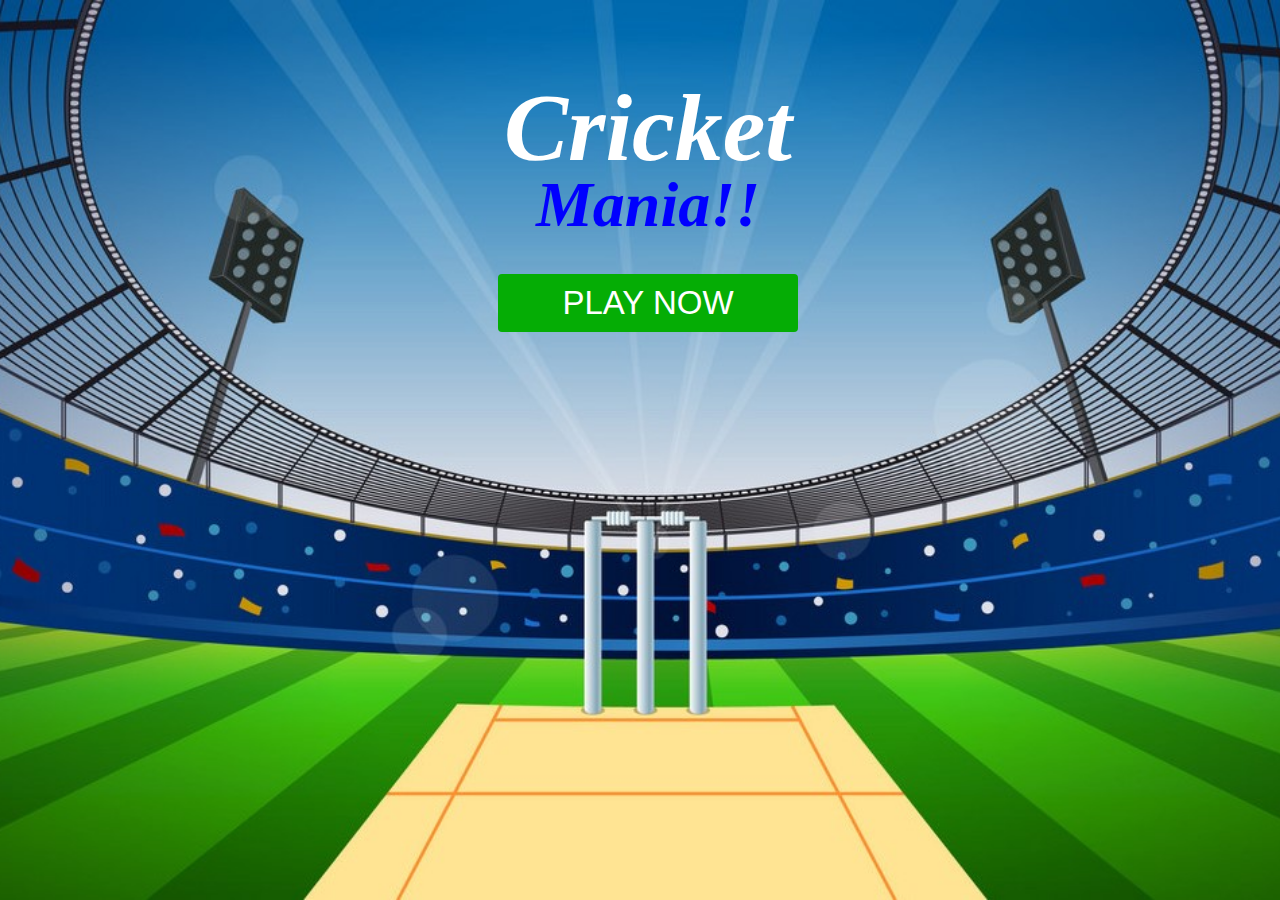
<file: index.html>
<!DOCTYPE html>
<html lang="en">
<head>
    <meta charset="UTF-8">
    <meta http-equiv="X-UA-Compatible" content="IE=edge">
    <meta name="viewport" content="width=device-width, initial-scale=1.0">
    <title>Home Page</title>
    <link rel="preconnect" href="https://fonts.gstatic.com">
<link href="https://fonts.googleapis.com/css2?family=Alfa+Slab+One&family=Viaoda+Libre&display=swap" rel="stylesheet">
</head>
<style>
    html{
        background: url(./cricket.jpg) no-repeat center center fixed;
        background-size: cover;
        height: 100%;
        overflow: hidden;
        width: 100%;
    }
    body{
      width: 100%;
    }
    .title{
        justify-content: center;
        text-align: center;
        margin-top: 10%;
        font-size: 6rem;
        font-family:  URW Chancery L, cursive;
        font-style: italic;
       font-weight: bolder;
        line-height: 0px;
        width: 100%;
    }
    .two{
        font-size: 4rem;
        color: blue;
        line-height: -1px;
        margin-top: -19px;
    
    }
    .one{
        color: white;
    }
    .button {
  border-radius: 4px;
  background-color: rgb(5, 173, 5);
  border: none;
  color: white;
  text-align: center;
  font-size: 33px;

  padding: 10px;
  width: 300px;
  transition: all 0.5s;
  cursor: pointer;
  margin: 5px;
  justify-content: center;
}

.button span {
  cursor: pointer;
  display: inline-block;
  position: relative;
  transition: 0.5s;
}

.button span:after {
  content: '\00bb';
  position: absolute;
  opacity: 0;
  top: 0;
  right: -20px;
  transition: 0.5s;
}

.button:hover span {
  padding-right: 25px;
}

.button:hover span:after {
  opacity: 1;
  right: 0;
}

   
</style>
<body>
    <div class="title">
        <p class="one">
        Cricket 
    </p>
    <p class="two">Mania!!</p>
    <a href="./rules.html"><button class="button"><span>PLAY NOW </span></button></a>
    </div>
    
</body>
</html>
</file>
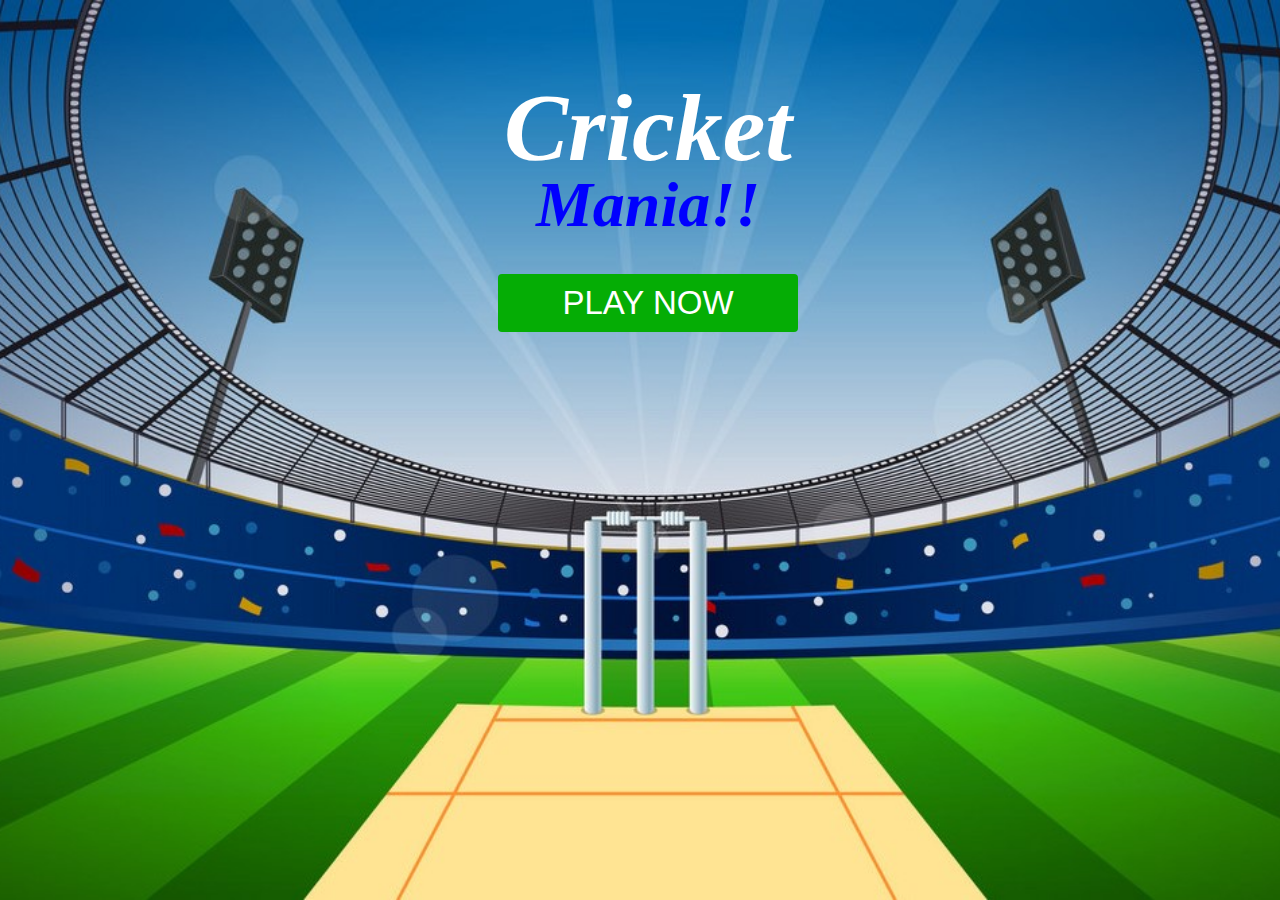
<file: firstpage.html>
<!DOCTYPE html>
<html lang="en">
<head>
    <meta charset="UTF-8">
    <meta http-equiv="X-UA-Compatible" content="IE=edge">
    <meta name="viewport" content="width=device-width, initial-scale=1.0">
    <title>Home Page</title>
    <link rel="preconnect" href="https://fonts.gstatic.com">
<link href="https://fonts.googleapis.com/css2?family=Alfa+Slab+One&family=Viaoda+Libre&display=swap" rel="stylesheet">
</head>
<style>
    html{
        background: url(./cricket.jpg) no-repeat center center fixed;
        background-size: cover;
        height: 100%;
        overflow: hidden;
        width: 100%;
    }
    body{
      width: 100%;
    }
    .title{
        justify-content: center;
        text-align: center;
        margin-top: 10%;
        font-size: 6rem;
        font-family:  URW Chancery L, cursive;
        font-style: italic;
       font-weight: bolder;
        line-height: 0px;
        width: 100%;
    }
    .two{
        font-size: 4rem;
        color: blue;
        line-height: -1px;
        margin-top: -19px;
    
    }
    .one{
        color: white;
    }
    .button {
  border-radius: 4px;
  background-color: rgb(5, 173, 5);
  border: none;
  color: white;
  text-align: center;
  font-size: 33px;

  padding: 10px;
  width: 300px;
  transition: all 0.5s;
  cursor: pointer;
  margin: 5px;
  justify-content: center;
}

.button span {
  cursor: pointer;
  display: inline-block;
  position: relative;
  transition: 0.5s;
}

.button span:after {
  content: '\00bb';
  position: absolute;
  opacity: 0;
  top: 0;
  right: -20px;
  transition: 0.5s;
}

.button:hover span {
  padding-right: 25px;
}

.button:hover span:after {
  opacity: 1;
  right: 0;
}

   
</style>
<body>
    <div class="title">
        <p class="one">
        Cricket 
    </p>
    <p class="two">Mania!!</p>
    <a href="./rules.html"><button class="button"><span>PLAY NOW </span></button></a>
    </div>
    
</body>
</html>
</file>
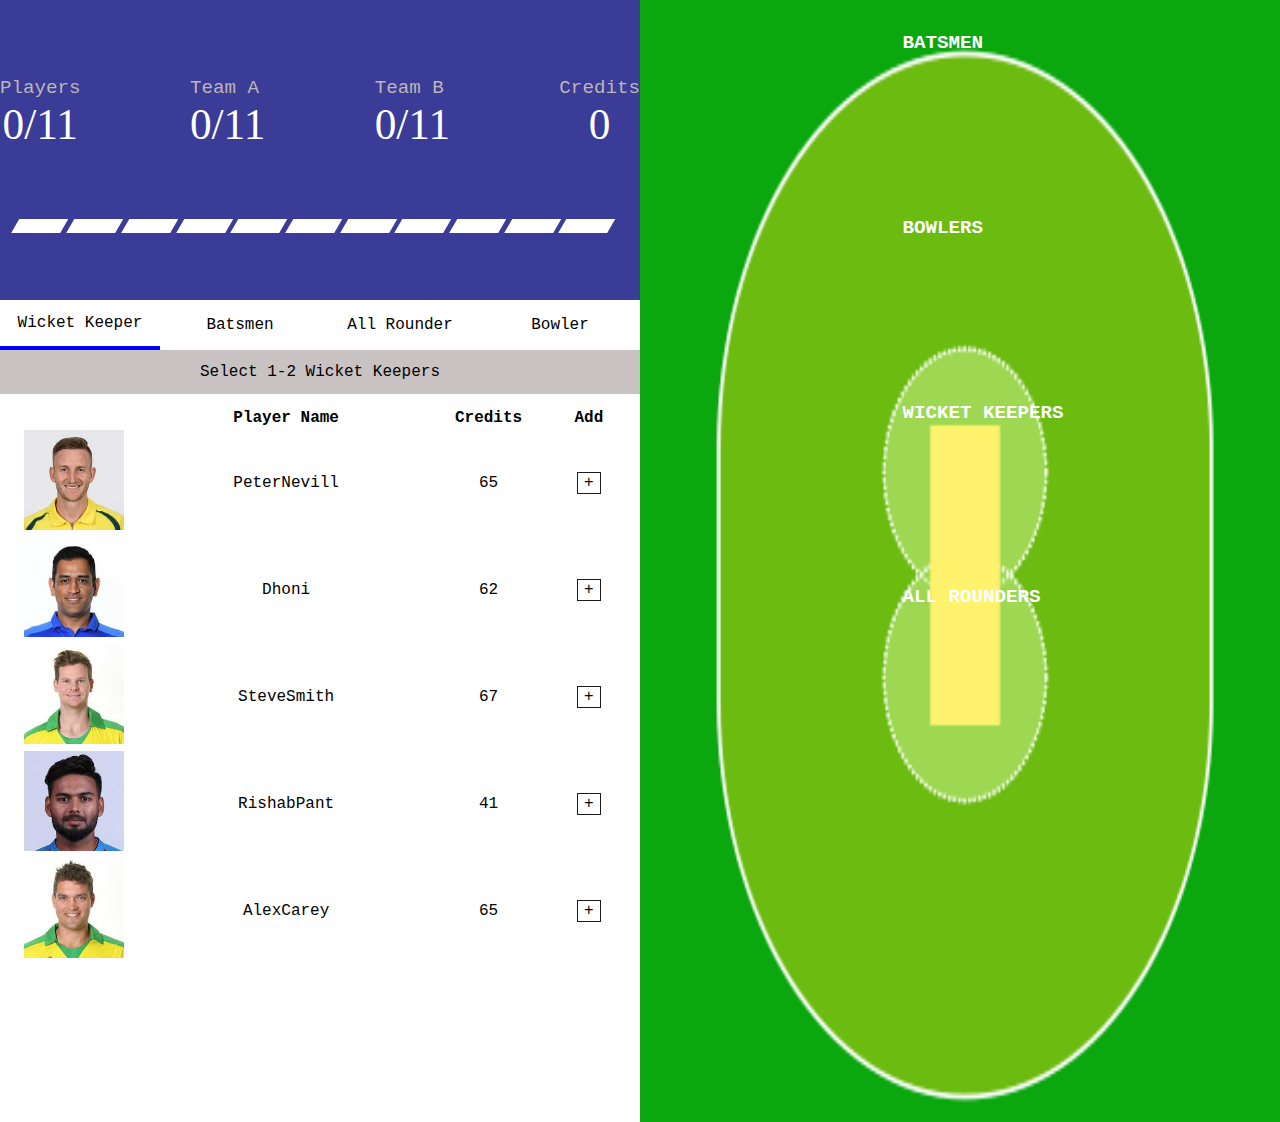
<file: game.html>
<!DOCTYPE html>
<html lang="en">
<head>
    <meta charset="UTF-8">
    <meta http-equiv="X-UA-Compatible" content="IE=edge">
    <meta name="viewport" content="width=device-width, initial-scale=1.0">
    <link rel="stylesheet" href="style.css">
    <script src="https://ajax.googleapis.com/ajax/libs/jquery/3.5.1/jquery.min.js"></script>
    <title>Home Page</title>
</head>
<body>
    <div class="container">
        <div class="top">
            <div class="top-display">
            <div class="top-left">
                <div class="players">Players</div>
                 <div class="number">0/11</div>
            </div>
            <div class="top-middle-Team A">
                <div class="Team-A">Team A</div>
                <div class="Team-A-number">0/11</div>
            </div>
            <div class="top-middle-Team B">
                <div class="Team-B">Team B</div>
                <div class="Team-B-number">0/11</div>
            </div> 
            <div class="top-right">
                <div class="creditsleft">Credits</div>
                 <div class="credits">0</div>
            </div>
            </div>
          
            <!-- progressss bar -->
            <div class="top-bottom">
              <div class="progress-bar">
                <div class="progress" ></div>
                <div class="progress "></div>
                <div class="progress"></div>
                <div class="progress"></div>
                <div class="progress"></div>
                <div class="progress"></div>
                <div class="progress"></div>
                <div class="progress"></div>
                <div class="progress"></div>
                <div class="progress"></div>
                <div class="progress"></div>      
               </div>
           </div> 
        </div>
        <div class="middleclass">
            <button class="btn" id ="wicketshow" >Wicket Keeper</button>
            <button class="btn" id="batshow" >Batsmen</button>
            <button class="btn " id="allshow">All Rounder</button>
            <button class="btn" id="ballshow">Bowler</button>   
        </div>
        
            <table class="table-to-hide">
                <tr>
                    <th></th>
                    <th>Player Name</th>
                    <th>Credits</th>
                    <th>Add</th>
                </tr>
                
                <div class="batsmen-display">
                    <p id="selection">Select 2-4 Batsmen</p>
              
                <tr class="batsmen-display row">
                    <td class="image"><img src="./kohli.jpg" alt="" width="100" height="100"></td>
                    <td class="name">ViratKohli</td>
                    <td class="data">97</td>
                    <td  class="add-data"><Button class="add Team-1 add-batsmen">+</Button></td>
                </tr>
               
              
                <tr class="batsmen-display row">
                    <td class="image"><img src="./david-warner.jpg" alt="" width="100" height="100"></td>
                    <td class="name">DavidWarner</td>
                    <td class="data">67</td>
                    <td  class="add-data"><Button class="add Team-2 add-batsmen">+</Button></td>
                </tr>
               
              
                <tr class="batsmen-display row">
                    <td class="image"><img src="./rohit-sharma.jpg" alt="" width="100" height="100"></td>
                    <td class="name">RohithSharma</td>
                    <td class="data">71</td>
                    <td  class="add-data"><Button class="add Team-1 add-batsmen">+</Button></td>
                </tr>
               
              
                <tr class="batsmen-display row">
                    <td class="image"><img src="./aaron-finch.jpg" alt="" width="100" height="100"></td>
                    <td class="name">AaronFinch</td>
                    <td class="data">56</td>
                    <td  class="add-data"><Button class="add Team-2 add-batsmen">+</Button></td>
                </tr>
               
                <tr class="batsmen-display row">
                    <td class="image"><img src="./kl-rahul.jpg" alt="" width="100" height="100"></td>
                    <td class="name">KLRahul</td>
                    <td class="data">63</td>
                    <td  class="add-data"><Button class="add Team-1 add-batsmen">+</Button></td>
                </tr>

                <tr class="batsmen-display row">
                    <td class="image"><img src="./glenn-maxwell.jpg" alt="" width="100" height="100"></td>
                    <td class="name">GlennMaxwell</td>
                    <td class="data">34</td>
                    <td  class="add-data"><Button class="add Team-2 add-batsmen">+</Button></td>
                </tr>
                </div>

                <div class="bowler-display">
                    <p id="selection" class="hide-me">Select 2-4 Bowlers</p>
                    <tr class="bowler-display row">
                        <td class="image"><img src="./nathan-lyon.jpg" alt="" width="100" height="100"></td>
                        <td class="name">NathonLyon</td>
                        <td class="data">55</td>
                        <td  class="add-data"><Button class="add Team-2 add-bowler">+</Button></td>
                    </tr>
                   
                        <tr class="bowler-display row">
                            <td class="image"><img src="./bumrah.jpg" alt="" width="100" height="100"></td>
                            <td class="name">Bumrah</td>
                            <td class="data">83</td>
                            <td  class="add-data"><Button class="add Team-1 add-bowler">+</Button></td>
                        </tr>
            
                        <tr class="bowler-display row">
                            <td class="image"><img src="./mitchell-starc.jpg" alt="" width="100" height="100"></td>
                            <td class="name">MitchellStarc</td>
                            <td class="data">27</td>
                            <td  class="add-data"><Button class="add Team-2 add-bowler">+</Button></td>
                        </tr>

                        <tr class="bowler-display row">
                            <td class="image"><img src="./yuzvendra-chahal.jpg" alt="" width="100" height="100"></td>
                            <td class="name">YuzvChahal</td>
                            <td class="data">27</td>
                            <td  class="add-data"><Button class="add Team-1 add-bowler">+</Button></td>
                        </tr>
                    
                   
                   
                        <tr class="bowler-display row ">
                            <td class="image"><img src="./marcus-stoinis.jpg" alt="" width="100" height="100"></td>
                            <td class="name">MarcusStoinis</td>
                            <td class="data">64</td>
                            <td  class="add-data"><Button class="add Team-2 add-bowler">+</Button></td>
                        </tr>
                    
                   
                        <tr class="bowler-display row">
                            <td class="image"><img src="./mohammed-shami.jpg" alt="" width="100" height="100"></td>
                            <td class="name">MohmdShammi</td>
                            <td class="data">32</td>
                            <td  class="add-data"><Button class="add Team-1 add-bowler">+</Button></td>
                        </tr>

                        
                    </div>
                    
                
                <div class="wicketkeeper-display">
                    <p id="selection" class="hide-me">Select 1-2 Wicket Keepers</p>
                    <tr class="wicketkeeper-display row">
                        <td class="image"><img src="./peter-nevill.jpg" alt="" width="100" height="100"></td>
                        <td class="name">PeterNevill</td>
                        <td class="data">65</td>
                        <td  class="add-data"><Button class="add Team-2 add-wicketkeeper">+</Button></td>
                    </tr>
                   
                        <tr class="wicketkeeper-display row">
                            <td class="image"><img src="./ms-dhoni.jpg" alt="" width="100" height="100"></td>
                            <td class="name">Dhoni</td>
                            <td class="data">62</td>
                            <td  class="add-data"><Button class="add Team-1 add-wicketkeeper">+</Button></td>
                        </tr>
                    
                   
                        <tr class="wicketkeeper-display row">
                            <td class="image"><img src="./steven-smith.jpg" alt="" width="100" height="100"></td>
                            <td class="name">SteveSmith</td>
                            <td class="data">67</td>
                            <td  class="add-data"><Button class="add Team-2 add-wicketkeeper">+</Button></td>
                        </tr>
                    
                   
                        <tr class="wicketkeeper-display row">
                            <td class="image"><img src="./rishabh-pant.jpg" alt="" width="100" height="100"></td>
                            <td class="name">RishabPant</td>
                            <td class="data">41</td>
                            <td  class="add-data"><Button class="add Team-1 add-wicketkeeper">+</Button></td>
                        </tr>
        
                
                   
                        <tr class="wicketkeeper-display row">
                            <td class="image"><img src="./alex-carey.jpg" alt="" width="100" height="100"></td>
                            <td class="name">AlexCarey</td>
                            <td class="data">65</td>
                            <td  class="add-data"><Button class="add Team-2 add-wicketkeeper">+</Button></td>
                        </tr>
                    </div>
                
                <div class="allrounder-display">
                    <p id="selection">Select 1-2 All Rounders</p>
                  
                    <tr class="allrounder-display row">
                        <td class="image"><img src="./hardik-pandya.jpg" alt="" width="100" height="100"></td>
                        <td class="name">HardikPandya</td>
                        <td class="data">77</td>
                        <td  class="add-data"><Button class="add Team-1  add-allrounder">+</Button></td>
                    </tr>
            
                    <tr class="allrounder-display row">
                        <td class="image"><img src="./shane-watson.jpg" alt="" width="100" height="100"></td>
                        <td class="name">ShaneWatson</td>
                        <td class="data">43</td>
                        <td  class="add-data"><Button class="add Team-2  add-allrounder">+</Button></td>
                    </tr>
                 

                  
                    <tr class="allrounder-display row">
                        <td class="image"><img src="./jadeja.jpg" alt="" width="100" height="100"></td>
                        <td class="name">RavindraJadeja</td>
                        <td class="data">51</td>
                        <td  class="add-data"><Button class="add Team-1  add-allrounder">+</Button></td>
                    </tr>
        
                  
                    <tr class="allrounder-display row">
                        <td class="image"><img src="./kane-richardson.jpg" alt="" width="100" height="100"></td>
                        <td class="name">KaneRichardson</td>
                        <td class="data">27</td>
                        <td  class="add-data"><Button class="add Team-2  add-allrounder">+</Button></td>
                    </tr>
                   
                  
                    <tr class="allrounder-display row">
                        <td class="image"><img src="./bhuvneshwar-kumar.jpg" alt="" width="100" height="100"></td>
                        <td class="name">BhuvneshwarKumar</td>
                        <td class="data">27</td>
                        <td  class="add-data"><Button class="add Team-1  add-allrounder">+</Button></td>
                    </tr>

                   </div>
                   
                
            
            </table>
        </div>
    
    <div id="ground">
        <h1>Batsmen</h1>
        <div id="batsmenarea">
           
        </div>
        <h1>Bowlers</h1>
        <div id="bowlerarea">
            
        </div>
        <h1>Wicket Keepers</h1>
        <div id="wicketkeeperarea">
            
        </div>
        <h1>All Rounders</h1>
        <div id="allrounderarea">
            
        </div>
    </div>
    
        <div class="my-selected-table">
            <h1 id="dream-nav">Your CRICKET MANIA Team</h1>
            <table  class="my-dream-team">
            </table>
            <div class="play-now">
                <button class="play-btn">Check Scores</button>
            </div>
            <div class="final-score" id="center" >
                <div class="high-scores">
                    <div class="team-1-score " id="score1">
        
                    </div>
                    <br>
                    <div class="team-2-score" id="score2">
                     
                    </div>
                </div>
                <div id="display-winner">
        
                </div>
            </div>
        </div>
    
     

    
</body>
<script src="https://ajax.googleapis.com/ajax/libs/jquery/3.5.1/jquery.min.js"></script>
<script src="./script.js">
  </script>
</html>
</file>
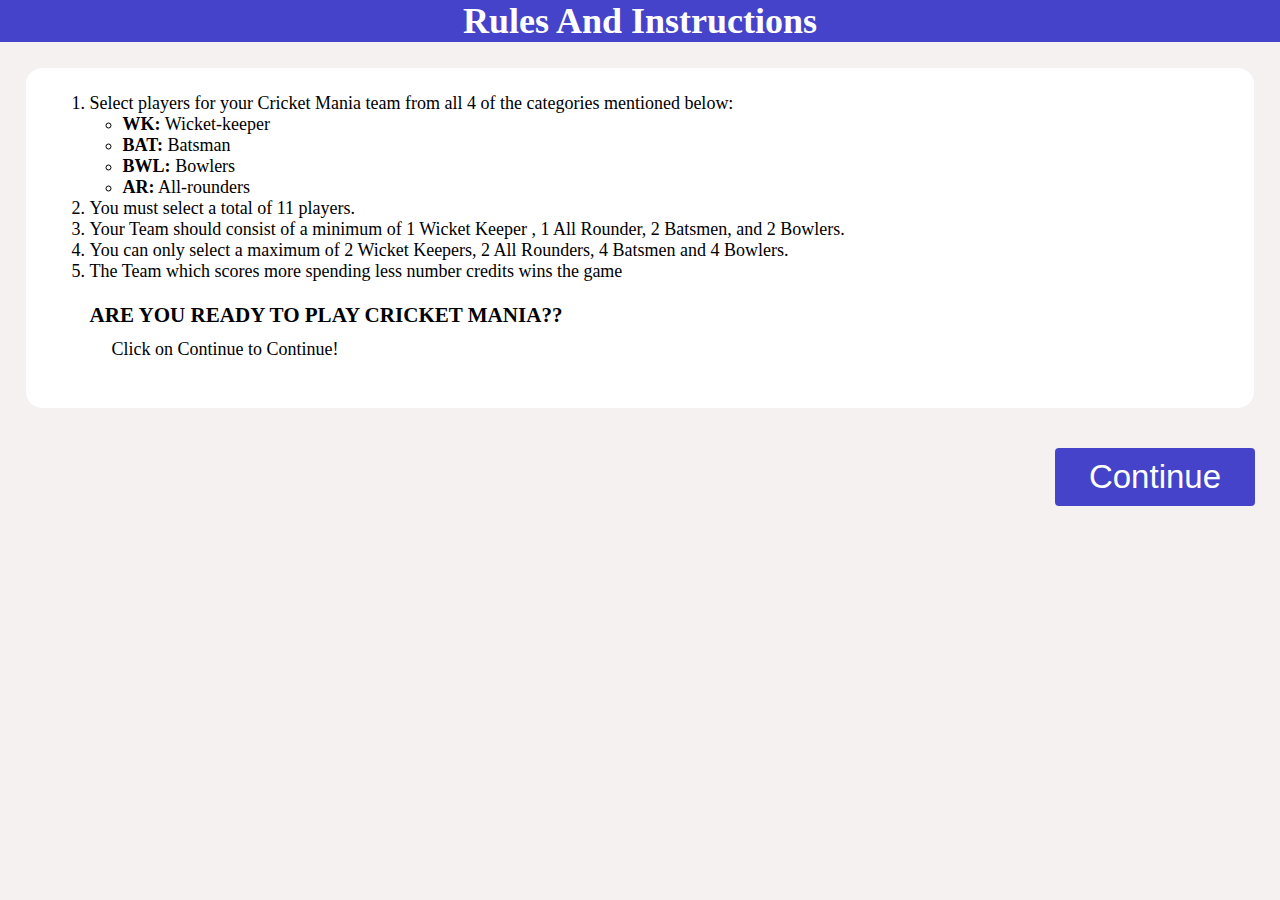
<file: rules.html>
<!DOCTYPE html>
<html lang="en">
<head>
    <meta charset="UTF-8">
    <meta http-equiv="X-UA-Compatible" content="IE=edge">
    <meta name="viewport" content="width=device-width, initial-scale=1.0">
    <title>Rules</title>
</head>
<style>
    *{
        margin: 0;
        padding: 0;
    }
    body{
        color:black;
        font-size: large;
        background-color: rgb(245, 241, 241);
    }
    h1{
        background-color:rgba(22, 22, 192, 0.795);
        color: white;
        text-align: center;
    }
    .list{
        background-color: white;
        margin: 2%;
        padding: 5%;
        padding-top: 2%;
        padding-bottom: 2%;
        border-radius: 1rem;
    }
    p{
        margin: 2%;
        margin-top: 1%;
    }
    .container{
        width: 100%;
        margin-right: 4%;
    }
    ul>li{
        margin-left: 3%;
    }
    .button {
  border-radius: 4px;
  background-color: rgba(22, 22, 192, 0.795);
  color: white;
  text-align: center;
  font-size: 33px;
  padding: 10px;
  width: 200px;
  transition: all 0.5s;
  cursor: pointer;
  border: none;
   justify-content: center;
   float: right;
   margin-right: 25px;
   margin-top: 15px;
  
}



.button span {
  cursor: pointer;
  display: inline-block;
  position: relative;
  transition: 0.5s;
}

.button span:after {
  content: '\00bb';
  position: absolute;
  opacity: 0;
  top: 0;
  right: -20px;
  transition: 0.5s;
}

.button:hover span {
  padding-right: 25px;
}

.button:hover span:after {
  opacity: 1;
  right: 0;
}
</style>

<body>
    <div class="container">
    <h1>
        Rules And Instructions
    </h1>
        <div class="list">
        <ol>
             <li>
                 <ul>Select players for your Cricket Mania team from all 4 of the categories mentioned below:

                   <li><b> WK:</b> Wicket-keeper</li>
                    
                   <li> <b>BAT:</b> Batsman </li>
                    
                    <li><b>BWL:</b> Bowlers</li>
                    
                   <li><b> AR:</b> All-rounders</li></ul></li>
            <li>You must select a total of 11 players.</li>
            <li>Your Team should consist of a minimum of 1 Wicket Keeper , 1 All Rounder, 2 Batsmen, and 2 Bowlers.</li>
            <li>You can only select a maximum of 2 Wicket Keepers, 2 All Rounders, 4 Batsmen and 4 Bowlers.</li>
            <li>The Team which scores more spending less number credits wins the game</li>
                 </ol>
                 <br>

        <h3>ARE YOU READY TO PLAY CRICKET MANIA??</h3>
        <p>Click on Continue to Continue!</p>
    </div>
    <div id="center"><a href="./game.html"><button class="button"><span>Continue</span></button></a></div> 
   
    </div>
   
</body>
</html>
</file>
<file: style.css>
*{
    margin: 0;
    font-family: monospace;
    font-size: large;
}
  .middleclass{
      display: flex;
      justify-content: space-between;
      background-color:white;
      color:black;
      height: 50px;

     
  }
  .btn
  {
      border: none;
      background-color:white;
      color:black;
      cursor: pointer;
      width: 25%;
      
  }
  .add{
      border: 1px solid rgb(29, 28, 28);
      background-color: white;
  }
 .btn:hover {
    font-size: large;
 }
  .container
  {
      width: 50%;
  }
  td{
      padding: 0% 0% 0% 0%;
  width: 13%;
  text-align: center;
  }
  table
  {
      margin-left: 2%;
      
  }
  
  body{
      display: flex;
  }


#selection{
  background-color: rgb(201, 194, 194);
  color: black;
  text-align: center;
  padding: 2% 2% 2% 2%;
  margin-bottom: 2%;
}

/* styling top  */
.top{
  background-color: rgba(9, 9, 126, 0.795);
  color: rgb(190, 182, 182);
  width: 100%;
  height: 300px;
} 
.top-left
{
  
  margin-top:12%;
 
}
.top-right
{
  float: right;
  margin-top:12%;
 
}
.top-middle-Team
{
  margin-top: 12%;
}
.players,.creditsleft, .Team-B, .Team-A
{
  font-size: 120%;
}
.number, .credits, .Team-B-number, .Team-A-number
{
  font-size: 220%;
  color: white;
  font-family: initial;
  text-align: center;
}

#ground{
 width: 50%;
  background-image: url(./ground.png) ;
  background-repeat: no-repeat;
  background-size: 100% 1150px;
  margin-bottom: -5%;
  padding-top: 2%;
  height: 1096px;
}
.top-display
{
  display: flex;
  justify-content: space-between;
}


/* progress-bar */
.progress-bar
{
  width:95%;
  height: 2px;
 border:none;
  padding-top: 0%;
 margin: 1% 1% 0% 1%;
  display: flex;
  
}
.top-bottom
{   padding-top: 30%;
  float: bottom;
}
.progress{
  border-top: 14px solid white;
  width: 8%;
  height: 2rem;
  margin-right: 1%;
  margin-bottom: 25%;
  right: 0px;
  transform: skewX(-30deg);
  
}

/* styling text area */
#batsmenarea, #bowlerarea, #wicketkeeperarea, #allrounderarea
{
 display: flex;
 justify-content: space-between;
 width: 80%;
 height: 150px;
 margin-top: 1%;

 margin:auto;
}
h1{
  margin-left: 40%;
  margin-right: auto;
  padding: 1% 1% 1% 1%;
  color: white;
  font-size: 120%;
  text-transform: uppercase;
  justify-content: center;
}

/*styling selected table*/
.my-selected-table{
 display: flex;
  flex-direction: column;
  margin-left: auto;
  margin-right: auto;
  width: 30%;
  margin-bottom: 3%;
  border:2px solid blue;
  border-top: none;
  
}
.my-dream-team{
margin-left: auto;
margin-right: auto;
text-align: center;

}
#dream-nav{
  background-color: blue;
  color: white;
  width:-webkit-fill-available;
  text-align: center;
  margin-left: 0%;
}
.play-now, .play-btn{
  width: -webkit-fill-available;
    background-color: white;
    border:blue;
    color:black;
}
.play-now:hover , .play-btn:hover{
   background-color:blue;
   color: white;
}
.play-now{
  border-top:2px solid blue;
}





/* making table hidden */

/* for medium size */
@media(min-width: 768px) and (max-width: 991px) {
  .col-md-6,.col-md-12 {
      float: left;
  }
  .col-md-4 {
      float: left;
      width: 33.33%;
  }
  .col-md-6 {
      width: 50%;
  }
  .col-md-12 {
      width: 100%;
  }
  .container {
  width: 50%;
  
  }
  .top-bottom
  {   padding-bottom: 10%;
      float: bottom;
      padding-top: 20%;
  }
  #batsmenarea, #bowlerarea, #wicketkeeperarea, #allrounderarea{
    width: 100%;
  } 

}
/* large-devices */
@media(min-width: 992px) {
  /* .col-lg-3 {
      float: left;
      width: 25%;
  }
  .col-lg-4 {
      float: left;
      width: 33.33%;
  }  */
  .container {
  width: 50%;
  
  }
  .name
  {
      width: 40%;
      text-align:center;
  } 
  .top-bottom
  {   padding-top: 10%;
      float: bottom;
  }



}   

/* for small devices
  */
  @media(min-width: 0px) and (max-width: 767px) {
      .col-md-6 {
          float: left;
          width: 50%;
      }
      .col-sm-12 {
          float: left;
          width: 100%;
      } .container{
          width: 100%;
      }
      body{
          display: initial;
      }
      #ground{
          width: 100%;
          height: 720px;
          background-color: green;
          background-image: none;
      }
       .top-bottom
    {   padding-bottom: 10%;
        float: bottom;
        padding-top: 10%;
      
     }
     #batsmenarea, #bowlerarea, #wicketkeeperarea, #allrounderarea{
       width: 100%;
     } 
     .number, .credits, .Team-B-number, .Team-A-number
     {
         font-size: 180%;
         color: white;
         font-family: initial;
         justify-content: center;
     }
     .top{
         margin: 0;
     }
     .my-selected-table{
         width: 95%;
     }
     table{
       margin-left: -4%;
     }

  }   

/*styling final scores*/
/* .final-score{
  background-color: blue;
  padding: 5%;
  color: white;
  font-size: 120px;
  display: flex;
  justify-content: space-between;
  margin-left: auto;
  margin-right: auto;
  
} 
.high-scores{
  display: flex;
  justify-content: space-between;
} 
#score1, #score2{
 
  font-size: 50px;

}
#center {
  position:absolute;
  top:50%;
  left:50%;
  margin-top:-50px; /* this is half the height of your div*/  
  /* margin-left:-100px; /*this is half of width of your div*/

  .high-scores{
    text-align: center;
    
  } 
  .final-score{
    margin-left: auto;
    margin-right: auto;
  }
  #display-winner
  {
    font-size: 30px;
    margin-top:5%;
    margin-bottom: 5%;
    color: blue;
    justify-content: center;
    text-align: center;

  }
</file>
